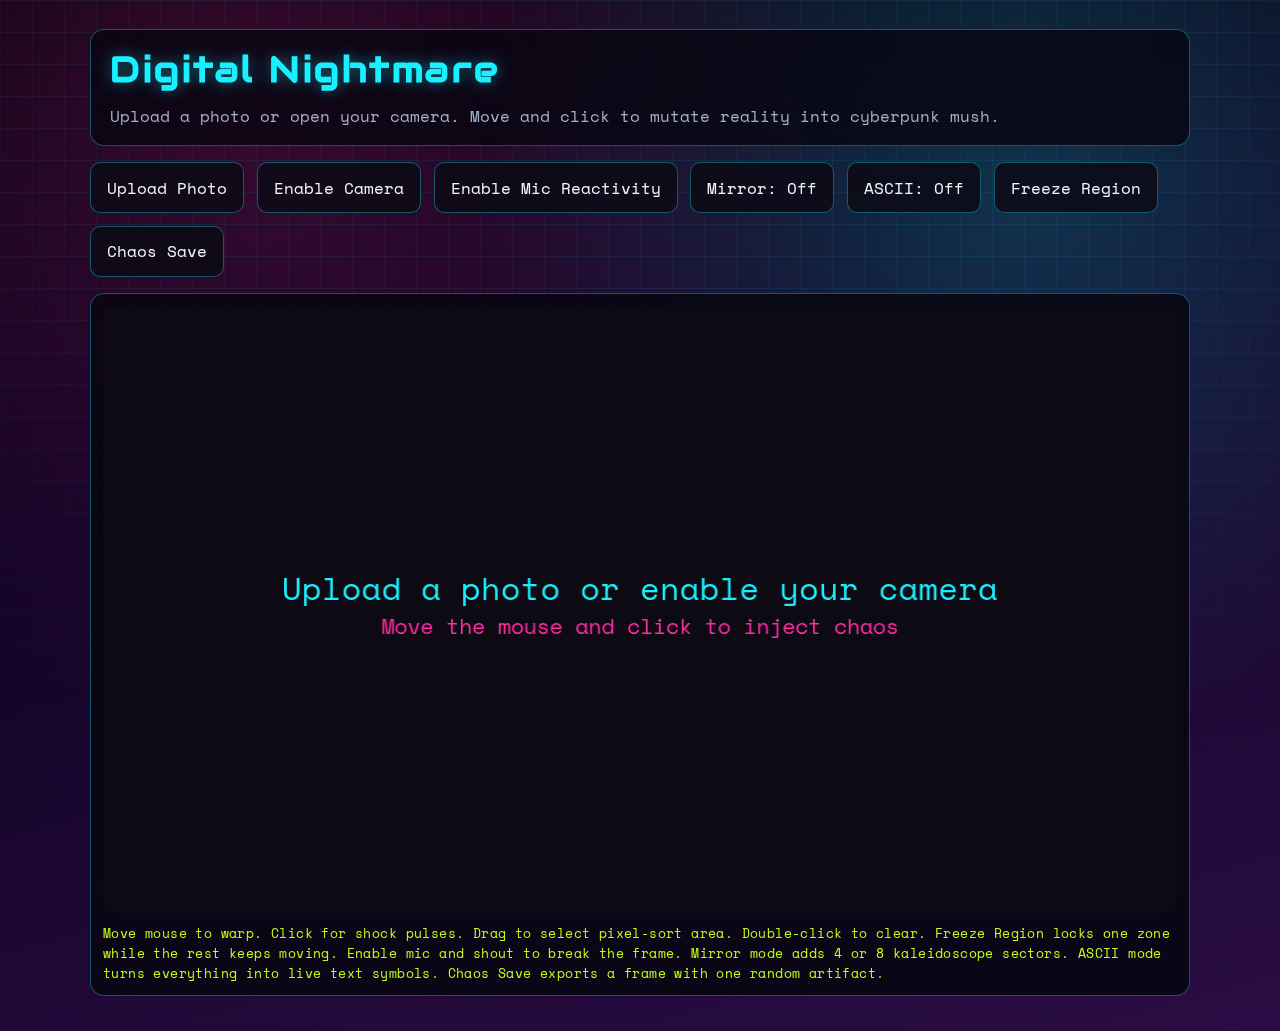
<file: Digital Nightmare/index.html>
<!doctype html>
<html lang="en">
<head>
  <meta charset="UTF-8">
  <meta name="viewport" content="width=device-width, initial-scale=1.0">
  <title>Digital Nightmare</title>
  <link rel="preconnect" href="https://fonts.googleapis.com">
  <link rel="preconnect" href="https://fonts.gstatic.com" crossorigin>
  <link href="https://fonts.googleapis.com/css2?family=Audiowide&family=Space+Mono:wght@400;700&display=swap" rel="stylesheet">
  <link rel="stylesheet" href="style.css">
</head>
<body>
  <div class="background-grid" aria-hidden="true"></div>

  <main class="app-shell">
    <header class="hero">
      <h1>Digital Nightmare</h1>
      <p>Upload a photo or open your camera. Move and click to mutate reality into cyberpunk mush.</p>
    </header>

    <section class="controls" aria-label="Input controls">
      <label class="control file-control">
        <span>Upload Photo</span>
        <input id="photoInput" type="file" accept="image/*">
      </label>
      <button id="cameraToggle" type="button" class="control camera-control">Enable Camera</button>
      <button id="micToggle" type="button" class="control mic-control">Enable Mic Reactivity</button>
      <button id="mirrorToggle" type="button" class="control mirror-control">Mirror: Off</button>
      <button id="asciiToggle" type="button" class="control ascii-control">ASCII: Off</button>
      <button id="snapshot" type="button" class="control shot-control">Freeze Region</button>
      <button id="saveChaos" type="button" class="control save-control">Chaos Save</button>
    </section>

    <section class="stage-wrap">
      <canvas id="stage" aria-label="Cyberpunk transformed output"></canvas>
      <div class="hint">Move mouse to warp. Click for shock pulses. Drag to select pixel-sort area. Double-click to clear. Freeze Region locks one zone while the rest keeps moving. Enable mic and shout to break the frame. Mirror mode adds 4 or 8 kaleidoscope sectors. ASCII mode turns everything into live text symbols. Chaos Save exports a frame with one random artifact.</div>
    </section>
  </main>

  <script src="app.js"></script>
</body>
</html>
</file>
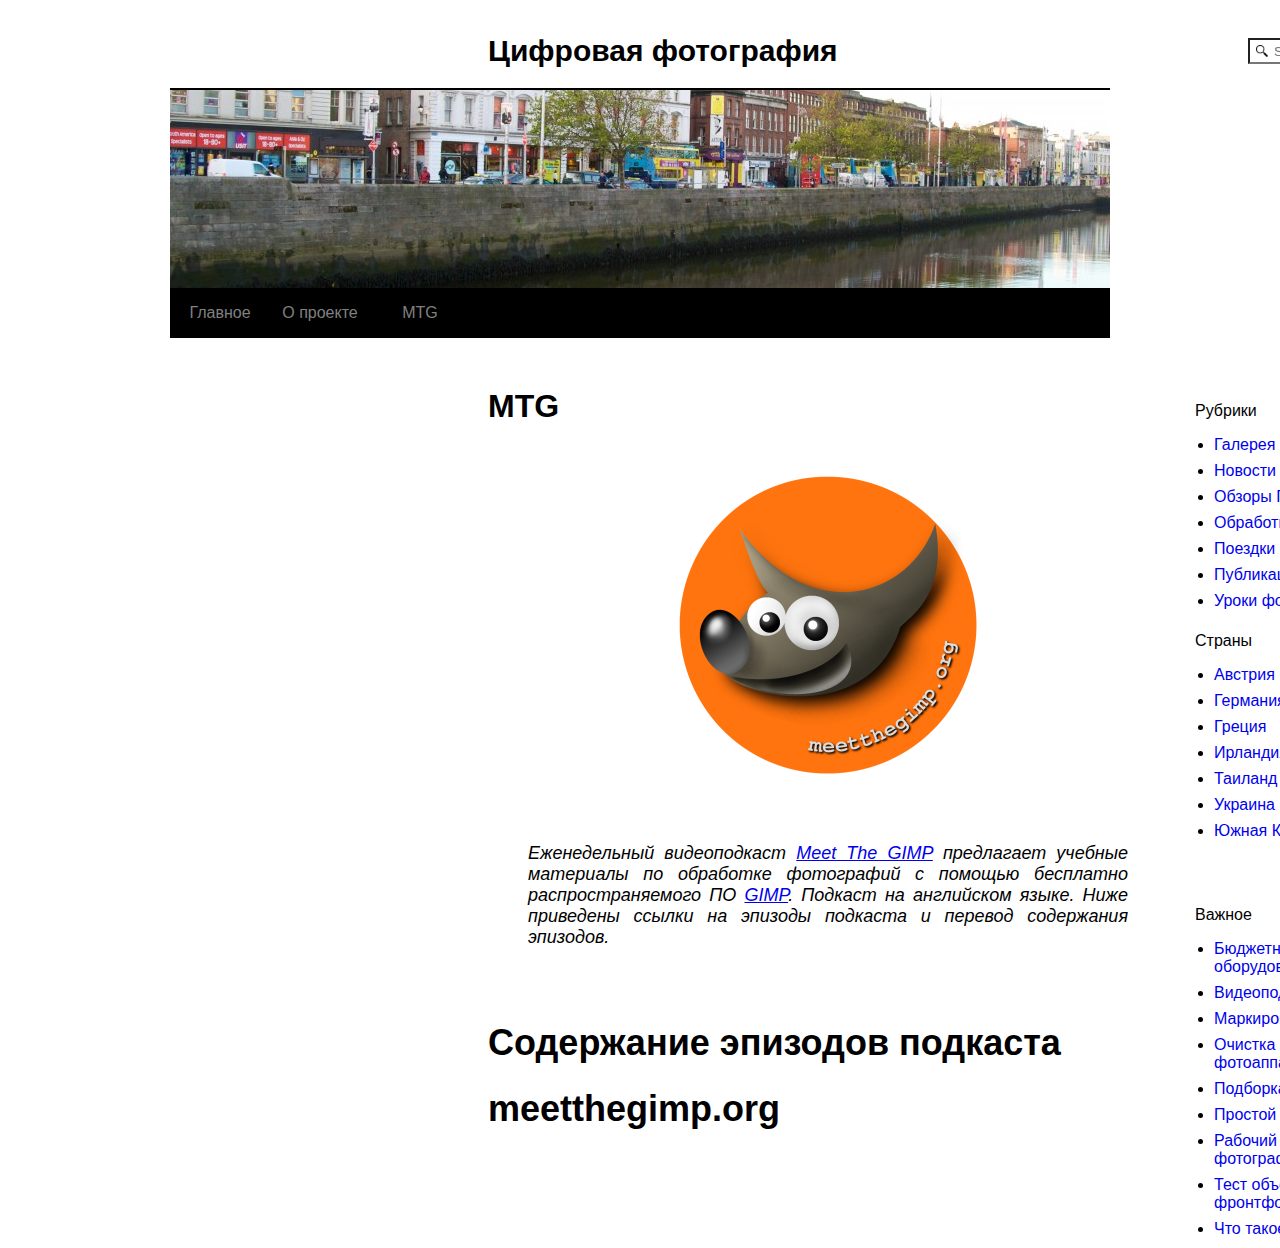
<file: Digital Photography/index.html>
<!DOCTYPE html>
<html lang="en">
<head>
    <meta charset="UTF-8">
    <meta name="viewport" content="width=device-width, initial-scale=1.0">
    <link rel="stylesheet" href="1.css">
    <title>Gimp</title>
</head>
<body>
    <input type="text" id="search" placeholder="Search">
    <h1 id="title">Цифровая фотография</h1>
    <div id="header"></div>
    <div id="buttons">
        <a href="#home"><div class="button">Главное</div></a>
        <a href="#project1"><div class="button">O проекте</div></a>
        <a href="#mtg"><div class="button">MTG</div></a>
    </div>
    <h1 id="mtg1">MTG</h1>
    <div id="gimplogo"></div>
    <p id="gimpdesc">Еженедельный видеоподкаст <span><a href="#meetgimp">Meet The GIMP</a></span> предлагает учебные материалы по обработке фотографий с помощью бесплатно распространяемого ПО <span><a href="#gimp">GIMP</a></span>. Подкаст на английском языке. Ниже приведены ссылки на эпизоды подкаста и перевод содержания эпизодов.</p>
    <h1 id="gimpdesc2">Содержание эпизодов подкаста</h1>
    <div id="project"></div>
    <h1 id="gimpdesc3">meetthegimp.org</h1>
    <div id="leftbuttons1">
        <p id="rubriki">Рубрики</p>
        <ul id="buttons1">
            <li><a href="#gallery">Галерея</a> (12)</li>
            <li><a href="#news">Новости сайта</a> (6)</li>
            <li><a href="#reviews">Обзоры ПО и фото-техники</a> (49)</li>
            <li><a href="#photoprocessing">Обработка фотографий</a> (23)</li>
            <li><a href="#rides">Поездки</a> (24)</li>
            <li><a href="#publications">Публикации в сети</a> (27)</li>
            <li><a href="#photographylessons">Уроки фотографий</a> (3)</li>
        </ul>
    </div>
        <div id="leftbuttons2">
        <p id="rubriki2">Страны</p>
        <ul id="buttons2">
            <li><a href="#austria">Австрия</a></li>
            <li><a href="#germany">Германия</a></li>
            <li><a href="#greece">Греция</a></li>
            <li><a href="#ireland">Ирландия</a></li>
            <li><a href="#thailand">Таиланд</a></li>
            <li><a href="#ukraine">Украина</a></li>
            <li><a href="#southkorea">Южная Корея</a></li>
        </ul>
    </div>
            <div id="leftbuttons3">
        <p id="rubriki3">Важное</p>
        <ul id="buttons3">
            <li><a href="#budgetlightingequipment">Бюджетное осветительное оборудование для домашней студии</a></li>
            <li><a href="#gimpvideopodcast">Видеоподкаст о GIMP</a></li>
            <li><a href="#objectmarking">Маркировка объективов</a></li>
            <li><a href="#matrixcleaning">Очистка матрицы цифрового фотоаппарата</a></li>
            <li><a href="#hipstamatic">Подборка статей о Hipstamatic</a></li>
            <li><a href="#monitortest">Простой тест монитора</a></li>
            <li><a href="#processingprocess">Рабочий процесс обработки фотографии</a></li>
            <li><a href="#objectivetest">Тест объектива на наличие бэк- и фронтфокуса</a></li>
            <li><a href="#exposition">Что такое экспозиция?</a></li>
        </ul>
    </div>
</body>
</html>
</file>
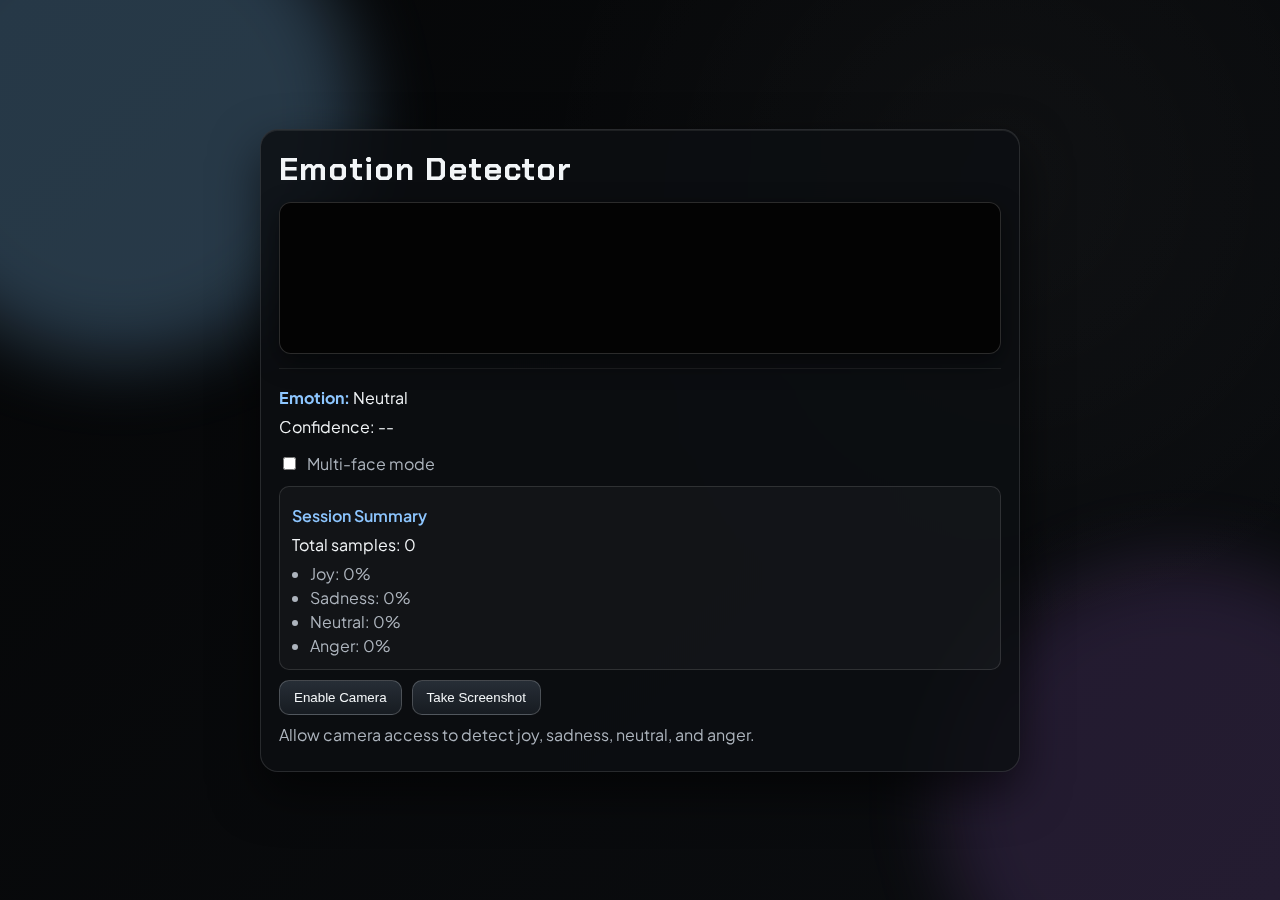
<file: Emotsioonide tuvastamine/index.html>
<!doctype html>
<html lang="en">
  <head>
    <meta charset="UTF-8" />
    <meta name="viewport" content="width=device-width, initial-scale=1.0" />
    <title>Emotion Camera</title>
    <link rel="stylesheet" href="./src/style.css" />
  </head>
  <body class="emotion-neutral">
    <main class="app">
      <h1>Emotion Detector</h1>
      <div class="video-wrap">
        <video id="camera" autoplay muted playsinline></video>
        <div id="emojiOverlay" class="emoji-overlay" aria-hidden="true"></div>
      </div>

      <div class="panel">
        <p><strong>Emotion:</strong> <span id="emotion">Neutral</span></p>
        <p id="confidence">Confidence: --</p>
        <label class="mode-toggle" for="multiFaceToggle">
          <input id="multiFaceToggle" type="checkbox" />
          Multi-face mode
        </label>
        <ul id="facesList" class="faces-list" aria-live="polite"></ul>
        <section class="summary" aria-live="polite">
          <p class="summary-title">Session Summary</p>
          <p>Total samples: <span id="summaryTotal">0</span></p>
          <ul class="summary-list">
            <li>Joy: <span id="summaryJoy">0</span>%</li>
            <li>Sadness: <span id="summarySadness">0</span>%</li>
            <li>Neutral: <span id="summaryNeutral">0</span>%</li>
            <li>Anger: <span id="summaryAnger">0</span>%</li>
          </ul>
        </section>
        <div class="button-row">
          <button id="startButton">Enable Camera</button>
          <button id="screenshotButton" type="button">Take Screenshot</button>
        </div>
        <p id="hint">Allow camera access to detect joy, sadness, neutral, and anger.</p>
      </div>
    </main>

    <script type="module" src="./src/main.js"></script>
  </body>
</html>
</file>
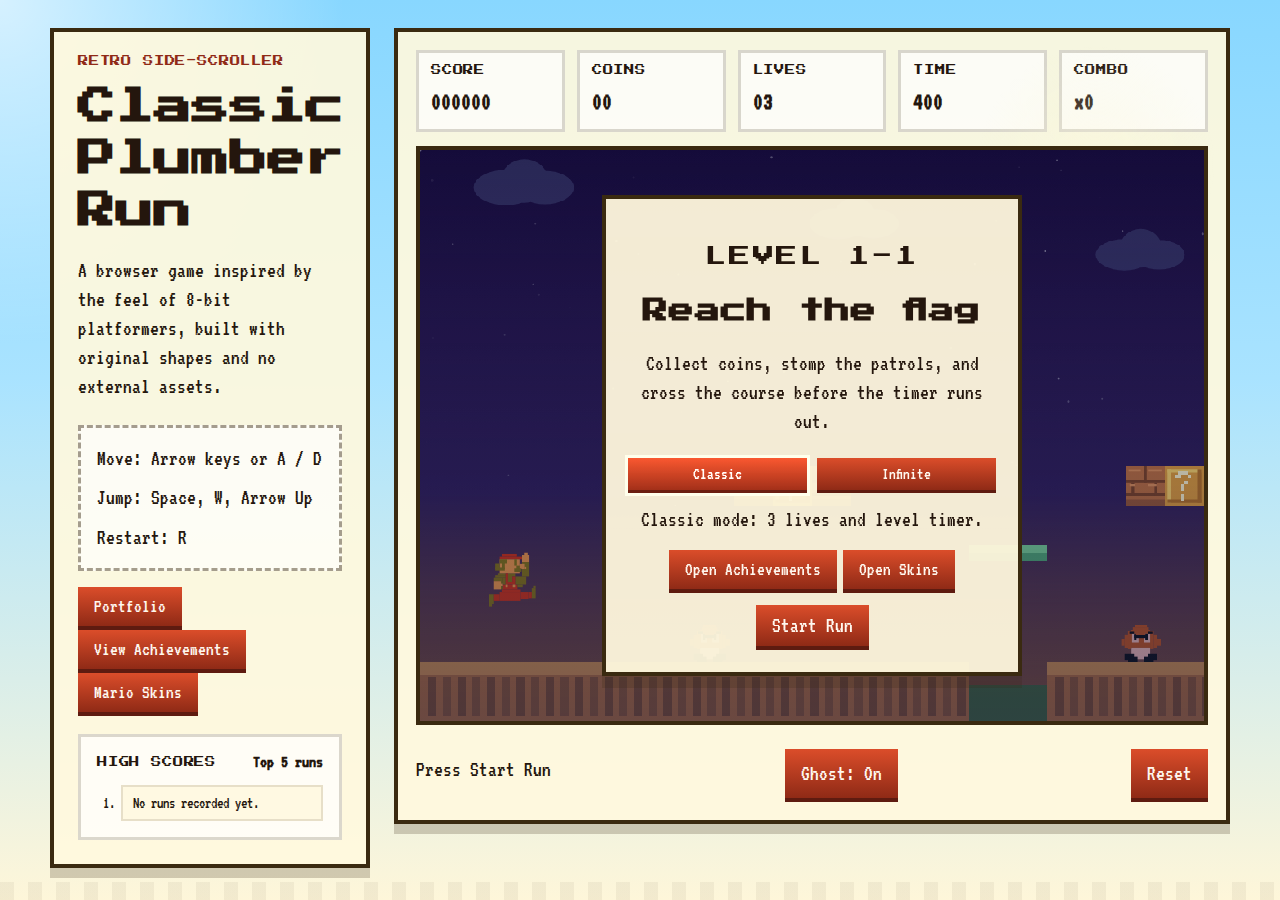
<file: Mario/index.html>
<!DOCTYPE html>
<html lang="en">
<head>
  <meta charset="UTF-8">
  <meta name="viewport" content="width=device-width, initial-scale=1.0">
  <title>Classic Plumber Run</title>
  <link rel="preconnect" href="https://fonts.googleapis.com">
  <link rel="preconnect" href="https://fonts.gstatic.com" crossorigin>
  <link href="https://fonts.googleapis.com/css2?family=Press+Start+2P&family=VT323&display=swap" rel="stylesheet">
  <link rel="stylesheet" href="styles.css">
</head>
<body>
  <main class="shell">
    <section class="hero">
      <p class="kicker">Retro side-scroller</p>
      <h1>Classic Plumber Run</h1>
      <p class="lede">
        A browser game inspired by the feel of 8-bit platformers, built with original shapes and no external assets.
      </p>
      <div class="controls-card">
        <span>Move: Arrow keys or A / D</span>
        <span>Jump: Space, W, Arrow Up</span>
        <span>Restart: R</span>
      </div>
      <div class="panel-links">
        <a class="panel-link" href="https://silveristhegoat.github.io/Portfolio/index.html" target="_blank" rel="noopener noreferrer">Portfolio</a>
        <a class="panel-link" href="achievements.html">View Achievements</a>
        <a class="panel-link" href="skins.html">Mario Skins</a>
      </div>
      <section class="leaderboard-panel" aria-label="High scores">
        <div class="leaderboard-heading">
          <span class="label">High Scores</span>
          <strong id="leaderboardSummary">Top 5 runs</strong>
        </div>
        <ol id="leaderboardList" class="leaderboard-list"></ol>
      </section>
    </section>

    <section class="game-panel">
      <div class="hud" aria-label="Game HUD">
        <div><span class="label">Score</span><strong id="score">000000</strong></div>
        <div><span class="label">Coins</span><strong id="coins">00</strong></div>
        <div><span class="label">Lives</span><strong id="lives">03</strong></div>
        <div><span class="label">Time</span><strong id="time">400</strong></div>
        <div><span class="label">Combo</span><strong id="combo">x0</strong></div>
      </div>
      <div class="canvas-wrap">
        <canvas id="game" width="960" height="700" aria-label="Classic platformer game"></canvas>
        <div class="overlay" id="overlay">
          <div class="overlay-card">
            <p class="overlay-kicker">Level 1-1</p>
            <h2>Reach the flag</h2>
            <p>Collect coins, stomp the patrols, and cross the course before the timer runs out.</p>
            <p id="statsText" class="stats-text hidden"></p>
            <div class="mode-picker" aria-label="Game mode picker">
              <button id="classicModeButton" class="mode-button active" type="button">Classic</button>
              <button id="infiniteModeButton" class="mode-button" type="button">Infinite</button>
            </div>
            <p class="mode-hint" id="modeHint">Classic mode: 3 lives and level timer.</p>
            <a class="panel-link overlay-link" href="achievements.html">Open Achievements</a>
            <a class="panel-link overlay-link" href="skins.html">Open Skins</a>
            <button id="startButton" type="button">Start Run</button>
          </div>
        </div>
      </div>
      <div class="status-row">
        <span id="statusText">Press Start Run</span>
        <button id="ghostToggleButton" type="button">Ghost: On</button>
        <button id="restartButton" type="button">Reset</button>
      </div>
    </section>
  </main>

  <script src="game.js"></script>
</body>
</html>
</file>
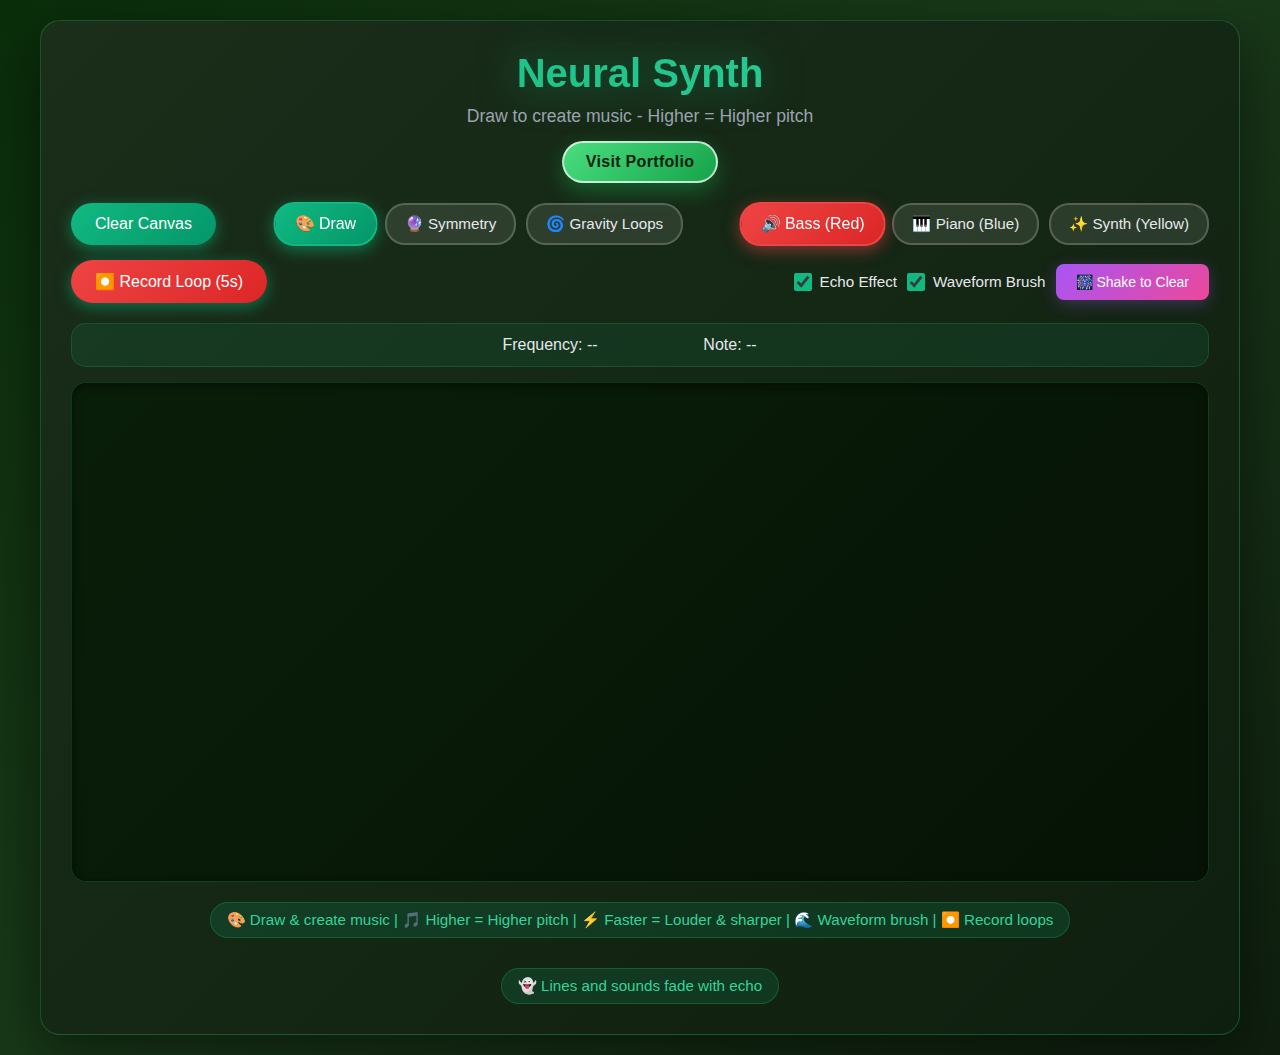
<file: Neural Synth/index.html>
<!DOCTYPE html>
<html lang="en">
<head>
    <meta charset="UTF-8">
    <meta name="viewport" content="width=device-width, initial-scale=1.0">
    <title>Neural Synth - Draw Music</title>
    <link rel="stylesheet" href="style.css">
</head>
<body>
    <div class="container">
        <header>
            <h1>Neural Synth</h1>
            <p class="subtitle">Draw to create music - Higher = Higher pitch</p>
            <p class="portfolio-link-wrap">
                <a class="portfolio-link" href="https://silveristhegoat.github.io/Portfolio/index.html" target="_blank" rel="noopener noreferrer">Visit Portfolio</a>
            </p>
        </header>
        
        <div class="controls">
            <button id="clearBtn">Clear Canvas</button>
            
            <div class="mode-selector">
                <button class="mode-btn active" data-mode="draw">
                    🎨 Draw
                </button>
                <button class="mode-btn" data-mode="symmetry">
                    🔮 Symmetry
                </button>
                <button class="mode-btn" data-mode="gravity">
                    🌀 Gravity Loops
                </button>
            </div>
            
            <div class="instrument-selector">
                <button class="instrument-btn active" data-instrument="red" data-color="#ef4444">
                    🔊 Bass (Red)
                </button>
                <button class="instrument-btn" data-instrument="blue" data-color="#3b82f6">
                    🎹 Piano (Blue)
                </button>
                <button class="instrument-btn" data-instrument="yellow" data-color="#fbbf24">
                    ✨ Synth (Yellow)
                </button>
            </div>
            
            <div class="loop-controls">
                <button id="recordBtn" class="record-btn">
                    ⏺️ Record Loop (5s)
                </button>
                <button id="playLoopBtn" class="play-loop-btn" style="display: none;">
                    ▶️ Play
                </button>
                <button id="stopLoopBtn" class="stop-loop-btn" style="display: none;">
                    ⏸️ Pause
                </button>
                <button id="clearLoopBtn" class="clear-loop-btn" style="display: none;">
                    🗑️ Clear Loop
                </button>
                <span id="loopStatus" class="loop-status"></span>
            </div>
            
            <div class="echo-controls">
                <label>
                    <input type="checkbox" id="echoToggle" checked>
                    Echo Effect
                </label>
                <label>
                    <input type="checkbox" id="waveformToggle" checked>
                    Waveform Brush
                </label>
                <button id="shakeToClearBtn" class="shake-to-clear-btn">
                    🎆 Shake to Clear
                </button>
            </div>
        </div>
        
        <div class="info">
            <span id="frequencyDisplay">Frequency: --</span>
            <span id="noteDisplay">Note: --</span>
        </div>
        
        <canvas id="canvas"></canvas>
        
        <div class="instructions">
            <p id="drawModeInstructions">🎨 Draw & create music | 🎵 Higher = Higher pitch | ⚡ Faster = Louder & sharper | 🌊 Waveform brush | ⏺️ Record loops</p>
            <p id="symmetryModeInstructions" style="display: none;">🔮 4-way reflections | 🎵 Harmonic chords | 🌊 Waveforms oscillate | ⏺️ Record loops</p>
            <p id="gravityModeInstructions" style="display: none;">🌀 Click to place magnetic dots | 🎵 Particles create rhythmic patterns</p>
            <p>👻 Lines and sounds fade with echo</p>
        </div>
    </div>
    
    <script src="script.js"></script>
</body>
</html>
</file>
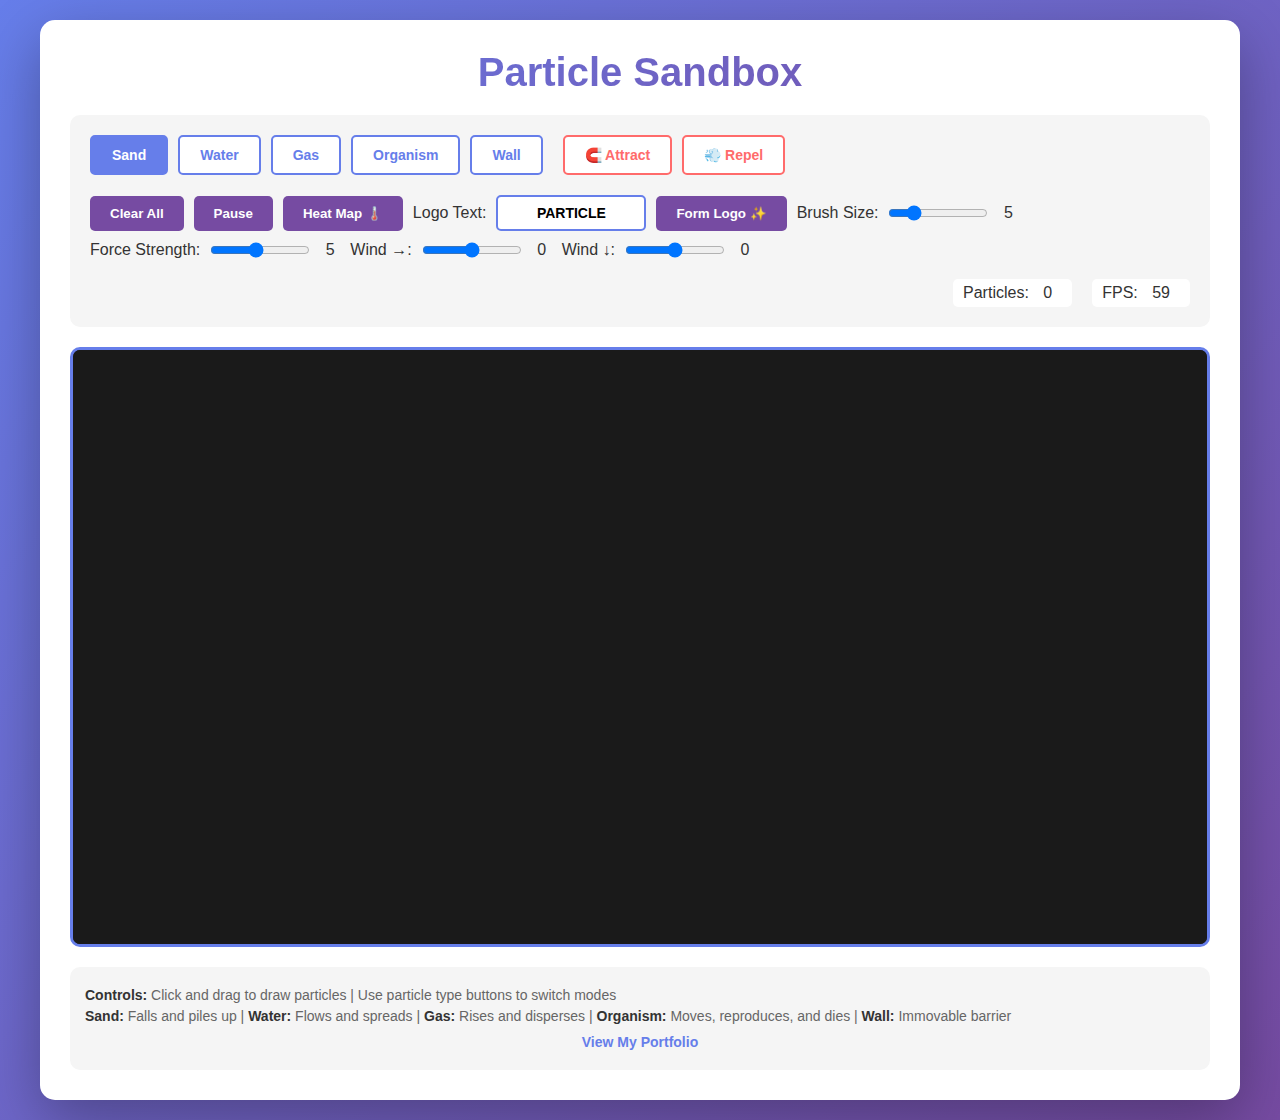
<file: Particle Sandbox/index.html>
<!DOCTYPE html>
<html lang="en">
<head>
    <meta charset="UTF-8">
    <meta name="viewport" content="width=device-width, initial-scale=1.0">
    <title>Particle Sandbox</title>
    <link rel="stylesheet" href="style.css">
</head>
<body>
    <div class="container">
        <h1>Particle Sandbox</h1>
        <div class="controls">
            <div class="particle-types">
                <button class="particle-btn active" data-type="sand">Sand</button>
                <button class="particle-btn" data-type="water">Water</button>
                <button class="particle-btn" data-type="gas">Gas</button>
                <button class="particle-btn" data-type="organism">Organism</button>
                <button class="particle-btn" data-type="wall">Wall</button>
            </div>
            <div class="force-types">
                <button class="force-btn" data-force="attract">🧲 Attract</button>
                <button class="force-btn" data-force="repel">💨 Repel</button>
            </div>
            <div class="actions">
                <button id="clearBtn">Clear All</button>
                <button id="pauseBtn">Pause</button>
                <button id="heatMapBtn">Heat Map 🌡️</button>
                <label>
                    Logo Text: <input type="text" id="logoText" maxlength="15" value="PARTICLE" placeholder="Enter text">
                </label>
                <button id="formTextBtn">Form Logo ✨</button>
                <label>
                    Brush Size: <input type="range" id="brushSize" min="1" max="20" value="5">
                    <span id="brushSizeValue">5</span>
                </label>
                <label>
                    Force Strength: <input type="range" id="forceStrength" min="1" max="10" value="5">
                    <span id="forceStrengthValue">5</span>
                </label>
                <label>
                    Wind →: <input type="range" id="windX" min="-10" max="10" value="0">
                    <span id="windXValue">0</span>
                </label>
                <label>
                    Wind ↓: <input type="range" id="windY" min="-10" max="10" value="0">
                    <span id="windYValue">0</span>
                </label>
            </div>
            <div class="stats">
                <span>Particles: <span id="particleCount">0</span></span>
                <span>FPS: <span id="fps">0</span></span>
            </div>
        </div>
        <canvas id="canvas"></canvas>
        <div class="info">
            <p><strong>Controls:</strong> Click and drag to draw particles | Use particle type buttons to switch modes</p>
            <p><strong>Sand:</strong> Falls and piles up | <strong>Water:</strong> Flows and spreads | <strong>Gas:</strong> Rises and disperses | <strong>Organism:</strong> Moves, reproduces, and dies | <strong>Wall:</strong> Immovable barrier</p>
            <p style="margin-top: 10px; text-align: center;"><a href="https://silveristhegoat.github.io/Portfolio/" target="_blank" class="portfolio-link">View My Portfolio</a></p>
        </div>
    </div>
    <script src="particles.js"></script>
</body>
</html>
</file>
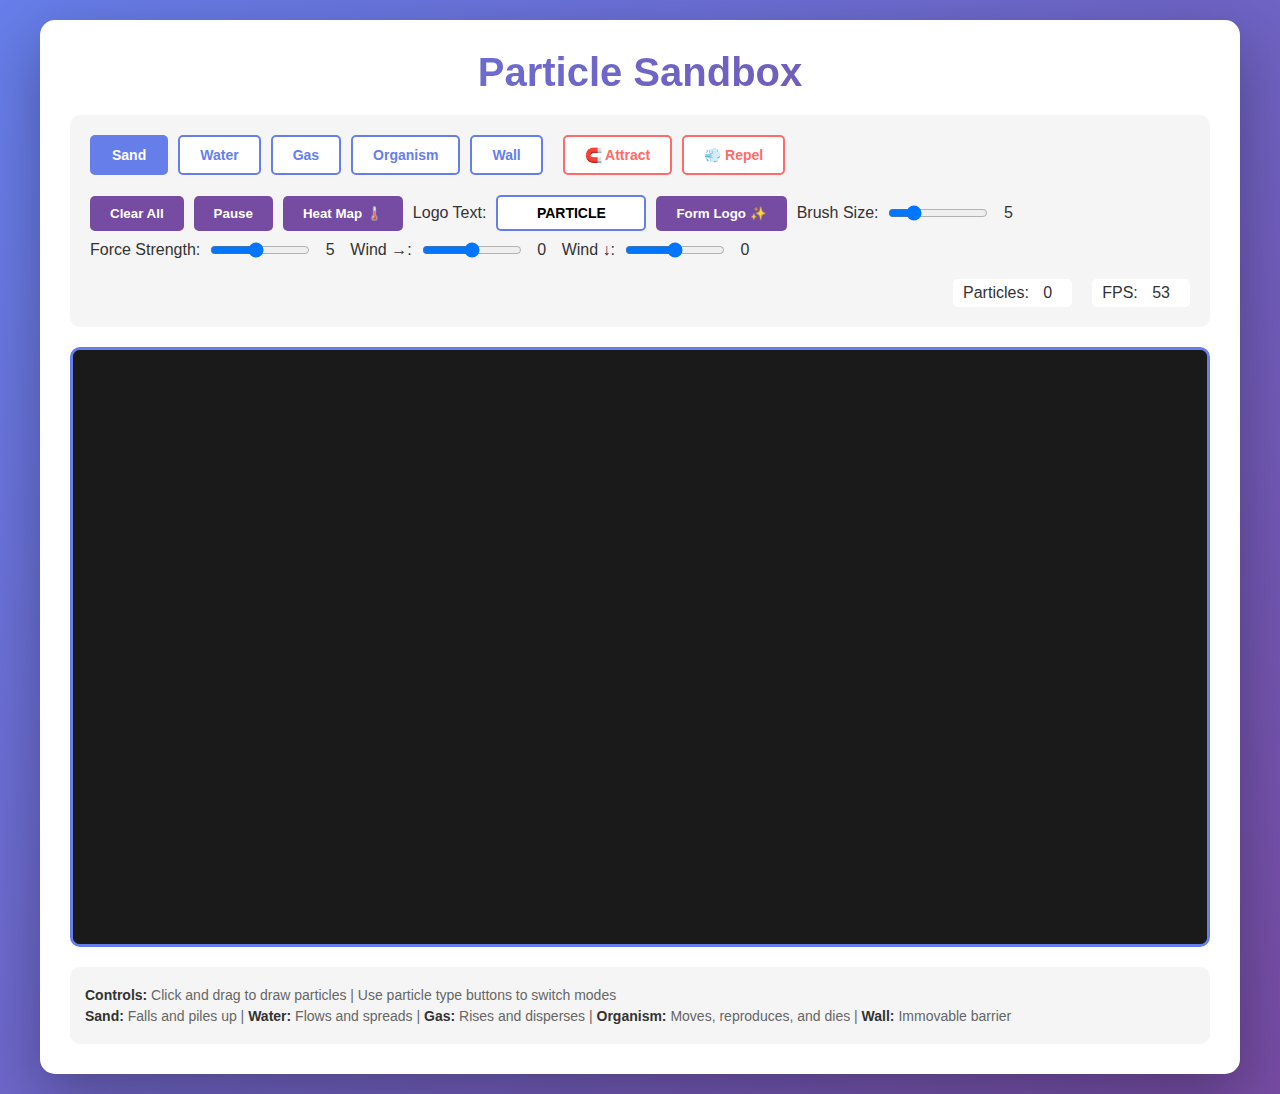
<file: Practice Sandbox/index.html>
<!DOCTYPE html>
<html lang="en">
<head>
    <meta charset="UTF-8">
    <meta name="viewport" content="width=device-width, initial-scale=1.0">
    <title>Particle Sandbox</title>
    <link rel="stylesheet" href="style.css">
</head>
<body>
    <div class="container">
        <h1>Particle Sandbox</h1>
        <div class="controls">
            <div class="particle-types">
                <button class="particle-btn active" data-type="sand">Sand</button>
                <button class="particle-btn" data-type="water">Water</button>
                <button class="particle-btn" data-type="gas">Gas</button>
                <button class="particle-btn" data-type="organism">Organism</button>
                <button class="particle-btn" data-type="wall">Wall</button>
            </div>
            <div class="force-types">
                <button class="force-btn" data-force="attract">🧲 Attract</button>
                <button class="force-btn" data-force="repel">💨 Repel</button>
            </div>
            <div class="actions">
                <button id="clearBtn">Clear All</button>
                <button id="pauseBtn">Pause</button>
                <button id="heatMapBtn">Heat Map 🌡️</button>
                <label>
                    Logo Text: <input type="text" id="logoText" maxlength="15" value="PARTICLE" placeholder="Enter text">
                </label>
                <button id="formTextBtn">Form Logo ✨</button>
                <label>
                    Brush Size: <input type="range" id="brushSize" min="1" max="20" value="5">
                    <span id="brushSizeValue">5</span>
                </label>
                <label>
                    Force Strength: <input type="range" id="forceStrength" min="1" max="10" value="5">
                    <span id="forceStrengthValue">5</span>
                </label>
                <label>
                    Wind →: <input type="range" id="windX" min="-10" max="10" value="0">
                    <span id="windXValue">0</span>
                </label>
                <label>
                    Wind ↓: <input type="range" id="windY" min="-10" max="10" value="0">
                    <span id="windYValue">0</span>
                </label>
            </div>
            <div class="stats">
                <span>Particles: <span id="particleCount">0</span></span>
                <span>FPS: <span id="fps">0</span></span>
            </div>
        </div>
        <canvas id="canvas"></canvas>
        <div class="info">
            <p><strong>Controls:</strong> Click and drag to draw particles | Use particle type buttons to switch modes</p>
            <p><strong>Sand:</strong> Falls and piles up | <strong>Water:</strong> Flows and spreads | <strong>Gas:</strong> Rises and disperses | <strong>Organism:</strong> Moves, reproduces, and dies | <strong>Wall:</strong> Immovable barrier</p>
        </div>
    </div>
    <script src="particles.js"></script>
</body>
</html>
</file>
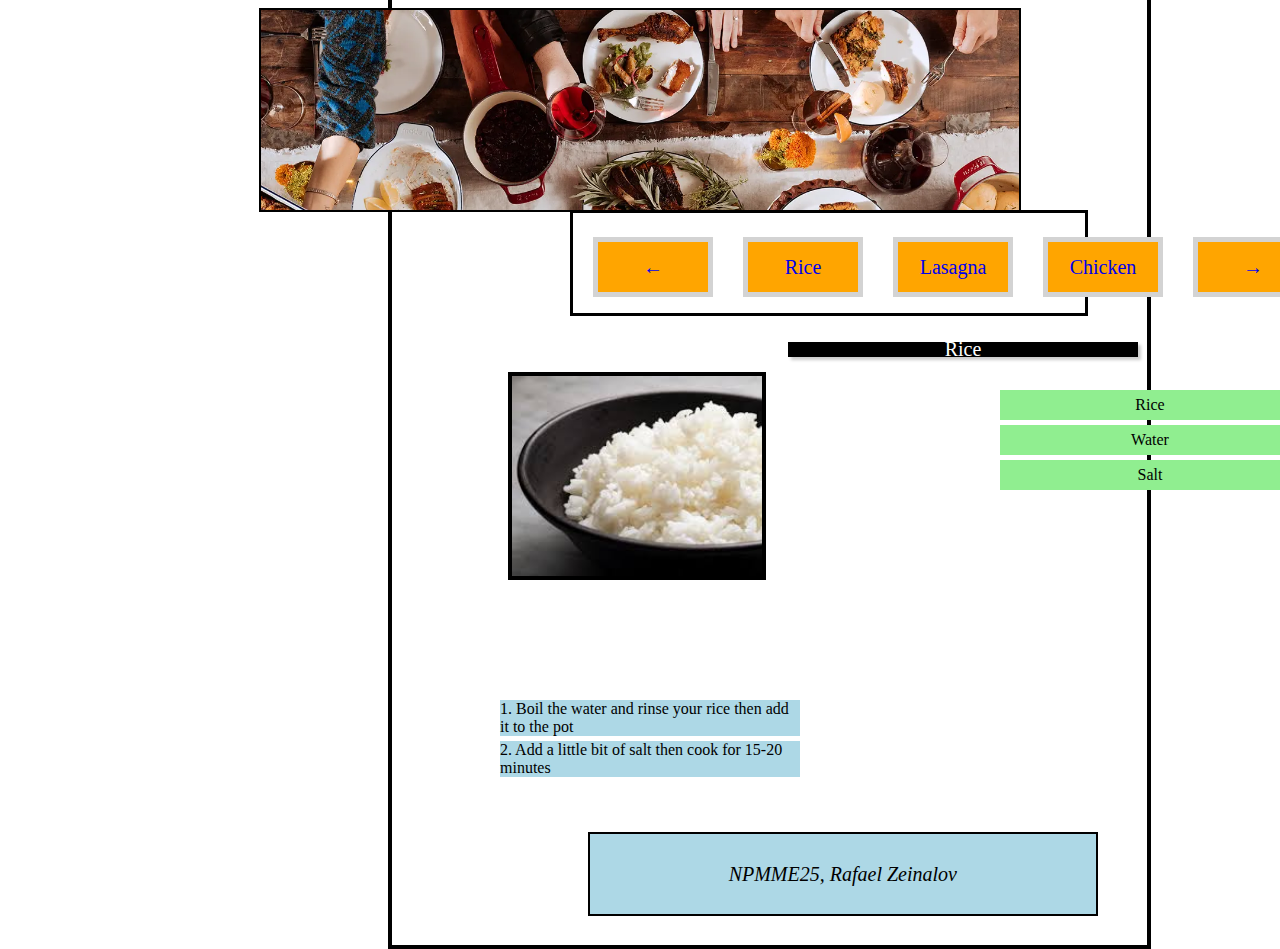
<file: Recipes/index.html>
<!DOCTYPE html>
<html lang="en">
<head>
    <link rel="stylesheet" href="1.css">
    <meta charset="UTF-8">
    <meta name="viewport" content="width=device-width, initial-scale=1.0">
    <title>Recipes</title>
</head>
<body>
    <div id="top"></div>
    <a href="2.html"><div class="button">←</div></a>
    <a href="index.html"><div class="button">Rice</div></a>
    <a href="1.html"><div class="button">Lasagna</div></a>
    <a href="2.html"><div class="button">Chicken</div></a>
    <a href="1.html"><div class="button">→</div></a>
    <div id="buttonbox"></div>
    <div id="blackline">Rice</div>
    <div id="colorbox"></div>
    <ul class="tripleline">
    <li>Rice</li>
    <li>Water</li>
    <li>Salt</li>
    </ul>
    <ol class="doubleline">
        <li>1. Boil the water and rinse your rice then add it to the pot</li>
        <li>2. Add a little bit of salt then cook for 15-20 minutes</li>
    </ol>
    <div id="footer">NPMME25, Rafael Zeinalov</div>
    <div id="content"></div>
   
</body>
</html>
</file>
<file: Digital Nightmare/style.css>
:root {
  --bg-deep: #06020d;
  --bg-mid: #120326;
  --bg-hot: #2a0d44;
  --neon-cyan: #19f0ff;
  --neon-pink: #ff2da6;
  --neon-lime: #c1ff17;
  --text-main: #f3f8ff;
  --text-muted: #a3b2c7;
  --panel: rgba(8, 5, 16, 0.8);
  --border: rgba(25, 240, 255, 0.35);
}

* {
  box-sizing: border-box;
}

html,
body {
  margin: 0;
  min-height: 100%;
}

body {
  font-family: "Space Mono", monospace;
  color: var(--text-main);
  background:
    radial-gradient(circle at 20% 10%, rgba(255, 45, 166, 0.18), transparent 45%),
    radial-gradient(circle at 80% 18%, rgba(25, 240, 255, 0.2), transparent 42%),
    linear-gradient(165deg, var(--bg-deep), var(--bg-mid) 42%, var(--bg-hot));
  overflow-x: hidden;
}

.background-grid {
  position: fixed;
  inset: 0;
  pointer-events: none;
  background-image:
    linear-gradient(rgba(25, 240, 255, 0.07) 1px, transparent 1px),
    linear-gradient(90deg, rgba(25, 240, 255, 0.05) 1px, transparent 1px);
  background-size: 32px 32px;
  mask-image: radial-gradient(circle at 50% 0%, black 45%, transparent 95%);
  animation: gridShift 9s linear infinite;
}

.app-shell {
  width: min(1100px, 94vw);
  margin: 1.8rem auto 2.2rem;
  position: relative;
  z-index: 1;
}

.hero {
  padding: 1.1rem 1.2rem;
  border: 1px solid var(--border);
  border-radius: 14px;
  background: var(--panel);
  backdrop-filter: blur(6px);
}

.hero h1 {
  margin: 0;
  font-family: "Audiowide", cursive;
  letter-spacing: 0.07em;
  font-size: clamp(1.5rem, 2.8vw, 2.4rem);
  color: var(--neon-cyan);
  text-shadow: 0 0 16px rgba(25, 240, 255, 0.45);
}

.hero p {
  margin: 0.7rem 0 0;
  color: var(--text-muted);
  line-height: 1.5;
}

.controls {
  display: flex;
  flex-wrap: wrap;
  gap: 0.8rem;
  margin-top: 1rem;
}

.control {
  border: 1px solid var(--border);
  background: rgba(13, 10, 22, 0.88);
  color: var(--text-main);
  border-radius: 10px;
  padding: 0.78rem 1rem;
  cursor: pointer;
  font: inherit;
  transition: transform 180ms ease, border-color 180ms ease, box-shadow 180ms ease;
}

.control:hover,
.control:focus-visible {
  transform: translateY(-2px);
  border-color: rgba(255, 45, 166, 0.8);
  box-shadow: 0 0 0 2px rgba(255, 45, 166, 0.22);
  outline: none;
}

.file-control {
  position: relative;
  overflow: hidden;
  display: inline-flex;
  align-items: center;
  gap: 0.55rem;
}

.file-control input {
  position: absolute;
  inset: 0;
  opacity: 0;
  cursor: pointer;
}

.stage-wrap {
  margin-top: 1rem;
  border: 1px solid var(--border);
  border-radius: 14px;
  background: rgba(7, 6, 16, 0.86);
  padding: 0.75rem;
}

#stage {
  width: 100%;
  max-height: 70vh;
  display: block;
  border-radius: 10px;
  background: #0a0910;
}

.hint {
  margin-top: 0.65rem;
  font-size: 0.84rem;
  color: var(--neon-lime);
  letter-spacing: 0.03em;
}

@keyframes gridShift {
  from {
    transform: translateY(0);
  }
  to {
    transform: translateY(32px);
  }
}

@media (max-width: 720px) {
  .app-shell {
    width: 95vw;
    margin-top: 1rem;
  }

  .controls {
    gap: 0.55rem;
  }

  .control {
    width: 100%;
    text-align: left;
  }
}
</file>
<file: Digital Photography/1.css>
*{
    font-family:sans-serif;
}

#title{
    font-size: 30px;
    margin-top:0;
    margin-left:480px;
}
#header{
    width:940px;
    height:198px;
    margin:auto;
    border-top:2px solid black;
    background-color:black;
    background-image:url(logo.jpg);
    background-size:cover;
}
#buttons{
    width:940px;
    height:50px;
    margin:auto;
    background-color:black;
}
.button{
    width:100px;
    height:30px;
    margin-top:10px;
    background-color:black;
    color:gray;
    display:flex;
    align-items:center;
    justify-content:center;
    float:left;
}
.button:focus{
    color:white;
}
.button:hover{
    color:white;
}
#mtg1{
    margin-left:480px;
    margin-top:50px;
}
#gimplogo{
    width:300px;
    height:300px;
    margin-top:50px;
    margin-left:670px;
    background-image:url(meetthegimp-logo-300x300.png);
    background-size:cover;
}
#gimpdesc{
    position:relative;
    top:50px;
    left:520px;
    font-size:18px;
    font-style:italic;
    width:600px;
    text-align:justify;
    overflow-wrap:break-word;
    white-space:normal;
}
#gimpdesc2{
    position:relative;
    top:100px;
    left:480px;
    font-size:36px;
    text-align:justify;
    overflow-wrap:break-word;
    white-space:normal;
}
#gimpdesc3{
    position:relative;
    top:100px;
    left:480px;
    font-size:36px;
    width:400px;
    text-align:justify;
    overflow-wrap:break-word;
    white-space:normal;
}
#search{
    position:relative;
    left:1240px;
    top:30px;
    width:150px;
    height:20px;
    background-image:url(glass.png);
    background-repeat:no-repeat;
    background-position:6px center;
    background-size:12px;
    padding-left:24px;
}
#rubriki{
    position:relative;
    left:15px;
    font-size:16px;
}
#leftbuttons1{
    position:absolute;
    left:1060px;
    bottom:280px;
    margin-top:40px;
    margin-left:120px;
    width:320px;
}
#buttons1{
    margin:10px;
    padding-left:24px;
    list-style-type:disc;
}

#buttons1 li{
    margin-top:8px;
}

#buttons1 a{
    text-decoration:none;
}
#rubriki2{
    position:relative;
    left:15px;
    top:0px;
    font-size:16px;
}
#leftbuttons2{
    position:absolute;
    left:1060px;
    bottom:50px;
    margin-top:40px;
    margin-left:120px;
    width:320px;
}
#buttons2{
    margin:10px;
    padding-left:24px;
    list-style-type:disc;
}

#buttons2 li{
    margin-top:8px;
}

#buttons2 a{
    text-decoration:none;
}
#rubriki3{
    position:relative;
    left:15px;
    top:0px;
    font-size:16px;
}
#leftbuttons3{
    position:absolute;
    left:1060px;
    top:850px;
    margin-top:40px;
    margin-left:120px;
    width:320px;
}
#buttons3{
    margin:10px;
    padding-left:24px;
    list-style-type:disc;
}

#buttons3 li{
    margin-top:8px;
}

#buttons3 a{
    text-decoration:none;
}
body{
    overflow-x:hidden;
}
</file>
<file: Emotsioonide tuvastamine/src/style.css>
@import url('https://fonts.googleapis.com/css2?family=Chakra+Petch:wght@500;700&family=Plus+Jakarta+Sans:wght@400;600&display=swap');

:root {
  --bg-core: #050607;
  --bg-edge: #0b0d10;
  --text-main: #f2f5f7;
  --text-soft: #adb4bd;
  --panel: rgba(12, 14, 18, 0.84);
  --panel-border: rgba(255, 255, 255, 0.12);
  --aura-a: rgba(136, 199, 255, 0.26);
  --aura-b: rgba(192, 117, 255, 0.14);
  --accent: #8dc6ff;
}

* {
  box-sizing: border-box;
}

body {
  margin: 0;
  min-height: 100svh;
  font-family: 'Plus Jakarta Sans', sans-serif;
  color: var(--text-main);
  display: grid;
  place-items: center;
  padding: 18px;
  overflow: hidden;
  background:
    radial-gradient(circle at 78% 20%, rgba(255, 255, 255, 0.03), transparent 38%),
    linear-gradient(135deg, var(--bg-core), var(--bg-edge));
  background-repeat: no-repeat, no-repeat;
  background-position: center, center;
  background-size: auto, auto;
  transition: background 260ms ease;
  animation: pageFade 700ms ease-out both;
}

.animal-background {
  --animal-image: none;
  position: fixed;
  inset: 0;
  z-index: 0;
  pointer-events: none;
  background-image: var(--animal-image), var(--animal-image);
  background-repeat: no-repeat, no-repeat;
  background-position:
    left max(3vw, 16px) bottom max(2vh, 16px),
    right max(3vw, 16px) bottom max(2vh, 16px);
  background-size: clamp(190px, 30vw, 420px), clamp(190px, 30vw, 420px);
  opacity: 0.56;
  filter: drop-shadow(0 14px 24px rgba(0, 0, 0, 0.45));
  transition: background-image 200ms ease, opacity 200ms ease;
}

body::before,
body::after {
  content: '';
  position: fixed;
  width: min(48vw, 480px);
  height: min(48vw, 480px);
  border-radius: 50%;
  filter: blur(36px);
  pointer-events: none;
  z-index: 1;
  animation: drift 8s ease-in-out infinite alternate;
}

body::before {
  top: -120px;
  left: -120px;
  background: var(--aura-a);
}

body::after {
  right: -140px;
  bottom: -140px;
  background: var(--aura-b);
  animation-duration: 10s;
}

body.emotion-joy {
  --aura-a: rgba(255, 198, 82, 0.28);
  --aura-b: rgba(255, 123, 69, 0.2);
  --accent: #ffc56a;
}

body.emotion-sadness {
  --aura-a: rgba(92, 142, 255, 0.24);
  --aura-b: rgba(70, 103, 198, 0.2);
  --accent: #8bb4ff;
}

body.emotion-neutral {
  --aura-a: rgba(136, 199, 255, 0.26);
  --aura-b: rgba(192, 117, 255, 0.14);
  --accent: #8dc6ff;
}

body.emotion-anger {
  --aura-a: rgba(255, 99, 99, 0.29);
  --aura-b: rgba(188, 42, 42, 0.2);
  --accent: #ff7b7b;
}

.app {
  position: relative;
  z-index: 2;
  width: min(760px, 100%);
  background: var(--panel);
  border: 1px solid var(--panel-border);
  border-radius: 18px;
  padding: 18px;
  box-shadow:
    0 20px 48px rgba(0, 0, 0, 0.58),
    inset 0 1px 0 rgba(255, 255, 255, 0.08);
  backdrop-filter: blur(12px);
  animation: panelEnter 760ms cubic-bezier(0.2, 0.8, 0.2, 1) both;
}

h1 {
  margin: 0 0 12px;
  font-family: 'Chakra Petch', sans-serif;
  letter-spacing: 0.03em;
  font-size: clamp(1.35rem, 3.3vw, 2rem);
  animation: itemEnter 520ms ease-out 120ms both;
}

#camera {
  width: 100%;
  max-height: 430px;
  object-fit: cover;
  display: block;
  border-radius: 12px;
  border: 1px solid rgba(255, 255, 255, 0.16);
  background: #030303;
  box-shadow: 0 8px 26px rgba(0, 0, 0, 0.45);
}

.video-wrap {
  position: relative;
  animation: itemEnter 620ms ease-out 200ms both;
}

.emoji-overlay {
  position: absolute;
  inset: 0;
  pointer-events: none;
}

.emoji-marker {
  position: absolute;
  width: 34px;
  height: 34px;
  filter: drop-shadow(0 4px 10px rgba(0, 0, 0, 0.5));
}

.panel {
  margin-top: 14px;
  padding-top: 10px;
  border-top: 1px solid rgba(255, 255, 255, 0.08);
  animation: itemEnter 680ms ease-out 320ms both;
}

.panel p {
  margin: 0.5rem 0;
}

.panel strong {
  color: var(--accent);
}

.mode-toggle {
  display: inline-flex;
  align-items: center;
  gap: 8px;
  margin-top: 8px;
  color: var(--text-soft);
}

.mode-toggle input {
  accent-color: var(--accent);
}

.faces-list {
  margin: 10px 0 0;
  padding-left: 18px;
  color: var(--text-soft);
}

.faces-list li {
  margin: 4px 0;
}

.summary {
  margin-top: 12px;
  padding: 10px 12px;
  border: 1px solid rgba(255, 255, 255, 0.12);
  border-radius: 10px;
  background: rgba(255, 255, 255, 0.03);
}

.summary-title {
  margin: 0;
  font-weight: 600;
  color: var(--accent);
}

.summary-list {
  margin: 8px 0 0;
  padding-left: 18px;
  color: var(--text-soft);
}

.summary-list li {
  margin: 3px 0;
}

.button-row {
  display: flex;
  flex-wrap: wrap;
  gap: 10px;
  margin-top: 10px;
}

button {
  padding: 9px 14px;
  border: 1px solid rgba(255, 255, 255, 0.2);
  border-radius: 10px;
  background: linear-gradient(180deg, rgba(41, 48, 57, 0.95), rgba(24, 29, 35, 0.95));
  color: var(--text-main);
  cursor: pointer;
  transition: transform 120ms ease, box-shadow 120ms ease, border-color 120ms ease;
}

button:hover:not(:disabled) {
  transform: translateY(-1px);
  border-color: rgba(255, 255, 255, 0.35);
  box-shadow: 0 8px 18px rgba(0, 0, 0, 0.34);
}

button:disabled {
  cursor: not-allowed;
  opacity: 0.7;
}

#hint {
  margin-top: 9px;
  color: var(--text-soft);
}

@keyframes drift {
  from {
    transform: translate3d(0, 0, 0) scale(1);
  }
  to {
    transform: translate3d(14px, -16px, 0) scale(1.05);
  }
}

@keyframes pageFade {
  from {
    opacity: 0;
  }
  to {
    opacity: 1;
  }
}

@keyframes panelEnter {
  from {
    opacity: 0;
    transform: translate3d(0, 20px, 0) scale(0.98);
  }
  to {
    opacity: 1;
    transform: translate3d(0, 0, 0) scale(1);
  }
}

@keyframes itemEnter {
  from {
    opacity: 0;
    transform: translate3d(0, 12px, 0);
  }
  to {
    opacity: 1;
    transform: translate3d(0, 0, 0);
  }
}

@media (prefers-reduced-motion: reduce) {
  body,
  .app,
  h1,
  .video-wrap,
  .panel,
  body::before,
  body::after {
    animation: none !important;
  }
}

@media (max-width: 840px) {
  .app {
    padding: 14px;
    border-radius: 14px;
  }
}
</file>
<file: Mario/styles.css>
:root {
  --bg-top: #88d7ff;
  --bg-bottom: #fef6d9;
  --panel: rgba(255, 248, 221, 0.92);
  --panel-border: #3a2a10;
  --accent: #db4d2a;
  --accent-dark: #8f2a16;
  --ink: #24160d;
  --gold: #f5c242;
  --mint: #2fa77a;
}

* {
  box-sizing: border-box;
}

body {
  margin: 0;
  min-height: 100vh;
  font-family: "VT323", monospace;
  color: var(--ink);
  background:
    radial-gradient(circle at top left, rgba(255, 255, 255, 0.65), transparent 22%),
    linear-gradient(180deg, var(--bg-top) 0%, #a9e3ff 42%, var(--bg-bottom) 100%);
}

body::before,
body::after {
  content: "";
  position: fixed;
  inset: auto;
  pointer-events: none;
  opacity: 0.35;
}

body::before {
  width: 240px;
  height: 240px;
  top: 5%;
  right: 5%;
  background: radial-gradient(circle, #fff9d9 0%, rgba(255, 249, 217, 0) 70%);
}

body::after {
  width: 100%;
  height: 18px;
  bottom: 0;
  left: 0;
  background: repeating-linear-gradient(90deg, rgba(36, 22, 13, 0.14) 0 14px, rgba(36, 22, 13, 0) 14px 28px);
}

.shell {
  width: min(1180px, calc(100vw - 32px));
  margin: 0 auto;
  min-height: 100vh;
  display: grid;
  grid-template-columns: 320px minmax(0, 1fr);
  gap: 24px;
  padding: 28px 0;
  align-items: start;
}

.hero,
.game-panel {
  background: var(--panel);
  border: 4px solid var(--panel-border);
  box-shadow: 0 10px 0 rgba(58, 42, 16, 0.22);
}

.hero {
  padding: 24px;
}

.kicker,
.overlay-kicker,
.label {
  font-family: "Press Start 2P", cursive;
  font-size: 0.65rem;
  text-transform: uppercase;
  letter-spacing: 0.08em;
}

.kicker {
  color: var(--accent-dark);
  margin: 0 0 16px;
}

h1,
h2 {
  font-family: "Press Start 2P", cursive;
  line-height: 1.35;
  margin: 0;
}

h1 {
  font-size: clamp(1.4rem, 4vw, 2.4rem);
}

h2 {
  font-size: clamp(1.1rem, 3vw, 1.6rem);
}

.lede,
.overlay-card p,
.controls-card,
.status-row,
.hud {
  font-size: 1.35rem;
  line-height: 1.35;
}

.lede {
  margin: 18px 0 0;
}

.controls-card {
  display: grid;
  gap: 10px;
  margin-top: 24px;
  padding: 16px;
  background: rgba(255, 255, 255, 0.66);
  border: 3px dashed rgba(58, 42, 16, 0.45);
}

.panel-links {
  margin-top: 16px;
}

.panel-link {
  display: inline-block;
  text-decoration: none;
  color: #fff8ef;
  background: linear-gradient(180deg, var(--accent) 0%, var(--accent-dark) 100%);
  padding: 10px 16px;
  border-bottom: 4px solid #5e1b10;
  font-size: 1.2rem;
}

.panel-link:hover {
  filter: brightness(1.05);
}

.overlay-link {
  margin-top: 16px;
}

.leaderboard-panel {
  margin-top: 18px;
  padding: 16px;
  background: rgba(255, 255, 255, 0.72);
  border: 3px solid rgba(58, 42, 16, 0.18);
}

.leaderboard-heading {
  display: flex;
  justify-content: space-between;
  align-items: baseline;
  gap: 10px;
}

.leaderboard-heading strong {
  font-size: 1.1rem;
}

.leaderboard-list {
  margin: 14px 0 0;
  padding-left: 24px;
  display: grid;
  gap: 8px;
}

.leaderboard-list li {
  padding: 8px 10px;
  background: rgba(255, 248, 221, 0.82);
  border: 2px solid rgba(58, 42, 16, 0.12);
}

.leaderboard-score {
  display: block;
  font-size: 1.15rem;
}

.leaderboard-meta {
  display: block;
  margin-top: 2px;
  opacity: 0.8;
}

.game-panel {
  padding: 18px;
}

.hud {
  display: grid;
  grid-template-columns: repeat(5, minmax(0, 1fr));
  gap: 12px;
  margin-bottom: 14px;
}

.hud div {
  padding: 10px 12px;
  background: rgba(255, 255, 255, 0.7);
  border: 3px solid rgba(58, 42, 16, 0.18);
}

.hud strong,
.label {
  display: block;
}

.hud strong {
  margin-top: 8px;
  font-size: 1.55rem;
}

.canvas-wrap {
  position: relative;
  overflow: hidden;
  border: 4px solid var(--panel-border);
  background: linear-gradient(180deg, #90ddff 0%, #d4f2ff 70%, #f9edb1 100%);
}

canvas {
  display: block;
  width: 100%;
  height: auto;
  image-rendering: pixelated;
}

.overlay {
  position: absolute;
  inset: 0;
  display: grid;
  place-items: center;
  background: linear-gradient(180deg, rgba(32, 43, 87, 0.08), rgba(32, 43, 87, 0.5));
}

.overlay.hidden {
  display: none;
}

.overlay-card {
  width: min(420px, calc(100% - 32px));
  max-height: calc(100% - 32px);
  overflow-y: auto;
  background: rgba(255, 248, 221, 0.95);
  border: 4px solid var(--panel-border);
  padding: 22px;
  text-align: center;
  box-shadow: 0 12px 0 rgba(58, 42, 16, 0.22);
}

.stats-text {
  margin: 10px 0 0;
  text-align: left;
  padding: 10px 12px;
  border: 2px solid rgba(58, 42, 16, 0.14);
  background: rgba(255, 255, 255, 0.7);
  white-space: pre-line;
}

.hidden {
  display: none;
}

.mode-picker {
  margin-top: 14px;
  display: grid;
  grid-template-columns: 1fr 1fr;
  gap: 10px;
}

.mode-button {
  margin-top: 0;
  font-size: 1.05rem;
  border-bottom-width: 3px;
  padding: 8px 10px;
}

.mode-button.active {
  outline: 3px solid #fff2cf;
  filter: brightness(1.14);
}

.mode-hint {
  margin: 12px 0 0;
  font-size: 1.1rem;
}

.skins-panel {
  margin-top: 16px;
  padding: 14px;
  text-align: left;
  background: rgba(255, 255, 255, 0.62);
  border: 3px solid rgba(58, 42, 16, 0.18);
}

.skins-heading {
  display: flex;
  justify-content: space-between;
  align-items: baseline;
  gap: 12px;
}

.skins-heading strong {
  font-size: 1.1rem;
}

.skins-list {
  margin-top: 12px;
  display: grid;
  grid-template-columns: repeat(2, minmax(0, 1fr));
  gap: 12px;
}

.skin-card {
  padding: 12px;
  border: 2px solid rgba(58, 42, 16, 0.18);
  background: rgba(255, 255, 255, 0.74);
}

.skin-card.locked {
  opacity: 0.72;
}

.skin-card h3 {
  margin: 10px 0 0;
  font-family: "Press Start 2P", cursive;
  font-size: 0.75rem;
  line-height: 1.4;
}

.skin-card p {
  margin: 8px 0 0;
  font-size: 1.1rem;
}

.skin-preview {
  height: 70px;
  border: 2px solid rgba(58, 42, 16, 0.2);
  background: linear-gradient(180deg, #d9f2ff 0%, #f8ecbf 100%);
  position: relative;
  overflow: hidden;
}

.skin-preview::before {
  content: "";
  position: absolute;
  width: 16px;
  height: 16px;
  left: 24px;
  top: 10px;
  background: #d94b33;
  box-shadow:
    0 10px 0 #d94b33,
    0 20px 0 #f3cc9f,
    0 30px 0 #2f5dbe,
    0 40px 0 #2f5dbe,
    0 50px 0 #653621,
    14px 30px 0 #2f5dbe,
    14px 40px 0 #2f5dbe,
    14px 50px 0 #653621;
}

.skin-preview-fire::before {
  background: #ffffff;
  box-shadow:
    0 10px 0 #ffffff,
    0 20px 0 #f4d0b0,
    0 30px 0 #e0422f,
    0 40px 0 #e0422f,
    0 50px 0 #8f3521,
    14px 30px 0 #e0422f,
    14px 40px 0 #e0422f,
    14px 50px 0 #8f3521;
}

.skin-preview-forest::before {
  background: #2f7f3f;
  box-shadow:
    0 10px 0 #2f7f3f,
    0 20px 0 #efc39f,
    0 30px 0 #5b3dbf,
    0 40px 0 #5b3dbf,
    0 50px 0 #4f2f1e,
    14px 30px 0 #5b3dbf,
    14px 40px 0 #5b3dbf,
    14px 50px 0 #4f2f1e;
}

.skin-preview-midnight::before {
  background: #1f2b66;
  box-shadow:
    0 10px 0 #1f2b66,
    0 20px 0 #cfb091,
    0 30px 0 #1f6c9d,
    0 40px 0 #1f6c9d,
    0 50px 0 #35261a,
    14px 30px 0 #1f6c9d,
    14px 40px 0 #1f6c9d,
    14px 50px 0 #35261a;
}

.skin-equip {
  margin-top: 10px;
}

.skin-equip.equipped {
  filter: saturate(0.8);
}

.skin-equip.locked {
  filter: grayscale(0.45);
  cursor: not-allowed;
}

.achievements-panel {
  margin-top: 16px;
  padding: 14px;
  text-align: left;
  background: rgba(255, 255, 255, 0.62);
  border: 3px solid rgba(58, 42, 16, 0.18);
}

.achievements-heading {
  display: flex;
  justify-content: space-between;
  align-items: baseline;
  gap: 12px;
}

.achievements-heading strong {
  font-size: 1.1rem;
}

.achievements-list {
  list-style: none;
  margin: 12px 0 0;
  padding: 0;
  display: grid;
  gap: 8px;
}

.achievements-list li {
  padding: 9px 10px;
  border: 2px solid rgba(58, 42, 16, 0.16);
  background: rgba(255, 255, 255, 0.72);
}

.achievements-list li.unlocked {
  border-color: rgba(143, 42, 22, 0.3);
  background: linear-gradient(180deg, rgba(245, 194, 66, 0.28), rgba(255, 255, 255, 0.82));
}

.achievement-title {
  display: block;
  font-size: 1.08rem;
}

.achievement-copy {
  display: block;
  margin-top: 2px;
  opacity: 0.82;
}

.achievement-state {
  display: block;
  margin-top: 3px;
  font-family: "Press Start 2P", cursive;
  font-size: 0.58rem;
  color: var(--accent-dark);
}

.achievements-shell {
  width: min(920px, calc(100vw - 24px));
  margin: 0 auto;
  min-height: 100vh;
  padding: 28px 0;
}

.achievements-page {
  background: var(--panel);
  border: 4px solid var(--panel-border);
  box-shadow: 0 10px 0 rgba(58, 42, 16, 0.22);
  padding: 24px;
}

.page-header {
  display: flex;
  justify-content: space-between;
  align-items: center;
  gap: 16px;
  margin-bottom: 18px;
}

.page-header p {
  margin: 12px 0 0;
  font-size: 1.35rem;
}

.achievements-page .achievements-panel {
  margin-top: 0;
}

.achievements-page .achievements-list {
  gap: 12px;
}

.achievements-page .achievements-list li {
  padding: 12px 14px;
}

button {
  border: 0;
  cursor: pointer;
  font: inherit;
  font-size: 1.35rem;
  color: #fff8ef;
  background: linear-gradient(180deg, var(--accent) 0%, var(--accent-dark) 100%);
  padding: 10px 16px;
  border-bottom: 4px solid #5e1b10;
  margin-top: 12px;
}

button:hover {
  filter: brightness(1.05);
}

button:active {
  transform: translateY(2px);
  border-bottom-width: 2px;
}

.status-row {
  margin-top: 12px;
  display: flex;
  justify-content: space-between;
  align-items: center;
  gap: 12px;
}

#statusText {
  min-height: 1.4em;
}

@media (max-width: 980px) {
  .shell {
    grid-template-columns: 1fr;
    width: min(960px, calc(100vw - 20px));
  }

  .hero {
    order: 2;
  }

  .game-panel {
    order: 1;
  }
}

@media (max-width: 640px) {
  .shell {
    width: calc(100vw - 12px);
    padding: 10px 0 16px;
    gap: 12px;
  }

  .hero,
  .game-panel {
    padding: 12px;
  }

  .hud {
    grid-template-columns: repeat(3, minmax(0, 1fr));
  }

  .status-row {
    flex-direction: column;
    align-items: stretch;
  }

  button {
    width: 100%;
  }

  .page-header {
    flex-direction: column;
    align-items: stretch;
  }

  .panel-link {
    width: 100%;
    text-align: center;
  }

  .skins-list {
    grid-template-columns: 1fr;
  }
}
</file>
<file: Neural Synth/style.css>
* {
    margin: 0;
    padding: 0;
    box-sizing: border-box;
}

body {
    font-family: 'Segoe UI', Tahoma, Geneva, Verdana, sans-serif;
    background: linear-gradient(135deg, #0a2e0a 0%, #1a3a1a 50%, #0f1f0f 100%);
    min-height: 100vh;
    display: flex;
    justify-content: center;
    align-items: center;
    padding: 20px;
}

.container {
    background: linear-gradient(135deg, #1a2e1a 0%, #0f1f0f 100%);
    border-radius: 20px;
    padding: 30px;
    box-shadow: 0 20px 60px rgba(0, 0, 0, 0.5);
    max-width: 1200px;
    width: 100%;
    border: 1px solid rgba(34, 197, 94, 0.3);
}

header {
    text-align: center;
    margin-bottom: 20px;
}

h1 {
    background: linear-gradient(135deg, #10b981 0%, #34d399 100%);
    -webkit-background-clip: text;
    -webkit-text-fill-color: transparent;
    background-clip: text;
    font-size: 2.5em;
    margin-bottom: 10px;
    filter: drop-shadow(0 0 20px rgba(16, 185, 129, 0.5));
}

.subtitle {
    color: #9ca3af;
    font-size: 1.1em;
}

.portfolio-link-wrap {
    margin-top: 14px;
}

.portfolio-link {
    display: inline-block;
    padding: 10px 22px;
    border-radius: 999px;
    font-weight: 700;
    letter-spacing: 0.02em;
    text-decoration: none;
    color: #07210f;
    background: linear-gradient(135deg, #4ade80 0%, #16a34a 100%);
    border: 2px solid rgba(255, 255, 255, 0.7);
    box-shadow: 0 8px 22px rgba(22, 163, 74, 0.45);
    transition: transform 0.2s ease, box-shadow 0.2s ease, filter 0.2s ease;
}

.portfolio-link:hover {
    transform: translateY(-2px) scale(1.03);
    box-shadow: 0 12px 28px rgba(22, 163, 74, 0.6);
    filter: brightness(1.08);
}

.portfolio-link:focus-visible {
    outline: 3px solid #86efac;
    outline-offset: 2px;
}

.controls {
    display: flex;
    justify-content: space-between;
    align-items: center;
    margin-bottom: 20px;
    flex-wrap: wrap;
    gap: 15px;
}

.mode-selector {
    display: flex;
    gap: 10px;
    flex-wrap: wrap;
}

.mode-btn {
    background: rgba(255, 255, 255, 0.1);
    color: #e5e7eb;
    border: 2px solid rgba(255, 255, 255, 0.2);
    padding: 10px 18px;
    border-radius: 20px;
    font-size: 0.95em;
    cursor: pointer;
    transition: all 0.3s;
    box-shadow: none;
}

.mode-btn:hover {
    transform: translateY(-2px);
    border-color: rgba(255, 255, 255, 0.4);
}

.mode-btn.active {
    background: linear-gradient(135deg, #10b981 0%, #059669 100%);
    border-color: #10b981;
    color: white;
    box-shadow: 0 4px 15px rgba(16, 185, 129, 0.5);
    transform: scale(1.05);
}

.instrument-selector {
    display: flex;
    gap: 10px;
    flex-wrap: wrap;
}

.instrument-btn {
    background: rgba(255, 255, 255, 0.1);
    color: #e5e7eb;
    border: 2px solid rgba(255, 255, 255, 0.2);
    padding: 10px 18px;
    border-radius: 20px;
    font-size: 0.95em;
    cursor: pointer;
    transition: all 0.3s;
    box-shadow: none;
}

.instrument-btn:hover {
    transform: translateY(-2px);
    border-color: rgba(255, 255, 255, 0.4);
}

.instrument-btn.active {
    transform: scale(1.05);
    box-shadow: 0 4px 15px rgba(255, 255, 255, 0.3);
}

.instrument-btn[data-instrument="red"].active {
    background: linear-gradient(135deg, #ef4444 0%, #dc2626 100%);
    border-color: #ef4444;
    color: white;
    box-shadow: 0 4px 15px rgba(239, 68, 68, 0.5);
}

.instrument-btn[data-instrument="blue"].active {
    background: linear-gradient(135deg, #3b82f6 0%, #2563eb 100%);
    border-color: #3b82f6;
    color: white;
    box-shadow: 0 4px 15px rgba(59, 130, 246, 0.5);
}

.instrument-btn[data-instrument="yellow"].active {
    background: linear-gradient(135deg, #fbbf24 0%, #f59e0b 100%);
    border-color: #fbbf24;
    color: #1a1a1a;
    box-shadow: 0 4px 15px rgba(251, 191, 36, 0.5);
}

.echo-controls {
    display: flex;
    align-items: center;
    gap: 10px;
}

.loop-controls {
    display: flex;
    align-items: center;
    gap: 10px;
    flex-wrap: wrap;
}

.record-btn {
    background: linear-gradient(135deg, #ef4444 0%, #dc2626 100%);
    transition: all 0.3s;
}

.record-btn.recording {
    background: linear-gradient(135deg, #dc2626 0%, #991b1b 100%);
    animation: recordPulse 1s infinite;
}

.record-btn.playing {
    background: linear-gradient(135deg, #10b981 0%, #059669 100%);
}

@keyframes recordPulse {
    0%, 100% {
        box-shadow: 0 4px 15px rgba(239, 68, 68, 0.5);
    }
    50% {
        box-shadow: 0 4px 25px rgba(239, 68, 68, 0.9);
    }
}

.clear-loop-btn {
    background: rgba(255, 255, 255, 0.1);
    border: 2px solid rgba(255, 255, 255, 0.2);
}

.clear-loop-btn:hover {
    background: rgba(239, 68, 68, 0.3);
    border-color: #ef4444;
}

.play-loop-btn {
    background: rgba(16, 185, 129, 0.2);
    border: 2px solid rgba(16, 185, 129, 0.4);
}

.play-loop-btn:hover {
    background: rgba(16, 185, 129, 0.3);
    border-color: #10b981;
}

.stop-loop-btn {
    background: rgba(234, 179, 8, 0.2);
    border: 2px solid rgba(234, 179, 8, 0.4);
}

.stop-loop-btn:hover {
    background: rgba(234, 179, 8, 0.3);
    border-color: #eab308;
}

.loop-status {
    color: #34d399;
    font-size: 0.9em;
    font-weight: 500;
    min-width: 100px;
}

.echo-controls label {
    display: flex;
    align-items: center;
    gap: 8px;
    color: #e5e7eb;
    font-size: 0.95em;
    cursor: pointer;
    user-select: none;
}

.echo-controls input[type="checkbox"] {
    width: 18px;
    height: 18px;
    cursor: pointer;
    accent-color: #10b981;
}

.shake-to-clear-btn {
    background: linear-gradient(135deg, #a855f7, #ec4899);
    padding: 10px 20px;
    border: none;
    border-radius: 8px;
    color: white;
    font-size: 14px;
    cursor: pointer;
    transition: all 0.3s ease;
    box-shadow: 0 4px 15px rgba(168, 85, 247, 0.3);
    white-space: nowrap;
}

.shake-to-clear-btn:hover {
    background: linear-gradient(135deg, #ec4899, #a855f7);
    transform: translateY(-2px);
    box-shadow: 0 6px 20px rgba(168, 85, 247, 0.4);
}

@keyframes sparkPulse {
    0% {
        opacity: 1;
        transform: scale(1);
    }
    100% {
        opacity: 0;
        transform: scale(0);
    }
}

button {
    background: linear-gradient(135deg, #10b981 0%, #059669 100%);
    color: white;
    border: none;
    padding: 12px 24px;
    border-radius: 25px;
    font-size: 1em;
    cursor: pointer;
    transition: transform 0.2s, box-shadow 0.2s;
    box-shadow: 0 4px 15px rgba(16, 185, 129, 0.5);
}

button:hover {
    transform: translateY(-2px);
    box-shadow: 0 6px 25px rgba(52, 211, 153, 0.7);
}

button:active {
    transform: translateY(0);
}

.info {
    display: flex;
    justify-content: center;
    gap: 30px;
    font-size: 1em;
    color: #e5e7eb;
    font-weight: 500;
    margin-bottom: 15px;
    padding: 12px;
    background: rgba(16, 185, 129, 0.1);
    border-radius: 15px;
    border: 1px solid rgba(34, 197, 94, 0.2);
}

.info span {
    min-width: 150px;
    text-align: center;
    transition: all 0.3s cubic-bezier(0.4, 0, 0.2, 1);
    position: relative;
}

#frequencyDisplay,
#noteDisplay {
    display: inline-block;
    animation: pulse 0.5s ease-in-out;
}

@keyframes pulse {
    0%, 100% {
        transform: scale(1);
    }
    50% {
        transform: scale(1.05);
    }
}

.info span.active {
    color: #34d399;
    text-shadow: 0 0 10px rgba(52, 211, 153, 0.5);
    transform: scale(1.05);
}

#canvas {
    width: 100%;
    height: 500px;
    background: linear-gradient(135deg, #0a1f0a 0%, #071207 100%);
    border-radius: 15px;
    cursor: crosshair;
    box-shadow: inset 0 2px 10px rgba(0, 0, 0, 0.5);
    display: block;
    border: 1px solid rgba(34, 197, 94, 0.2);
}

#canvas.gravity-mode {
    cursor: pointer;
}

.instructions {
    margin-top: 20px;
    display: flex;
    justify-content: center;
    gap: 30px;
    flex-wrap: wrap;
}

.instructions p {
    color: #34d399;
    font-size: 0.95em;
    padding: 8px 16px;
    background: rgba(16, 185, 129, 0.15);
    border-radius: 20px;
    border: 1px solid rgba(34, 197, 94, 0.25);
}

@media (max-width: 768px) {
    h1 {
        font-size: 2em;
    }
    
    .controls {
        flex-direction: column;
        align-items: stretch;
    }
    
    .mode-selector {
        justify-content: center;
    }
    
    .mode-btn {
        flex: 1;
        min-width: 100px;
    }
    
    .instrument-selector {
        justify-content: center;
    }
    
    .instrument-btn {
        flex: 1;
        min-width: 100px;
    }
    
    .loop-controls {
        justify-content: center;
        flex-wrap: wrap;
    }
    
    .echo-controls {
        justify-content: center;
        flex-wrap: wrap;
    }
    
    .info {
        justify-content: center;
    }
    
    #canvas {
        height: 400px;
    }
}
</file>
<file: Particle Sandbox/style.css>
* {
    margin: 0;
    padding: 0;
    box-sizing: border-box;
}

body {
    font-family: 'Segoe UI', Tahoma, Geneva, Verdana, sans-serif;
    background: linear-gradient(135deg, #667eea 0%, #764ba2 100%);
    min-height: 100vh;
    display: flex;
    justify-content: center;
    align-items: center;
    padding: 20px;
}

.container {
    background: white;
    border-radius: 15px;
    padding: 30px;
    box-shadow: 0 20px 60px rgba(0, 0, 0, 0.3);
    max-width: 1200px;
    width: 100%;
}

h1 {
    text-align: center;
    color: #333;
    margin-bottom: 20px;
    font-size: 2.5em;
    background: linear-gradient(135deg, #667eea 0%, #764ba2 100%);
    -webkit-background-clip: text;
    -webkit-text-fill-color: transparent;
    background-clip: text;
}

.controls {
    display: flex;
    flex-wrap: wrap;
    gap: 20px;
    margin-bottom: 20px;
    padding: 20px;
    background: #f5f5f5;
    border-radius: 10px;
    align-items: flex-start;
}

.particle-types {
    display: flex;
    gap: 10px;
    flex-wrap: wrap;
}

.particle-btn {
    padding: 10px 20px;
    border: 2px solid #667eea;
    background: white;
    color: #667eea;
    border-radius: 5px;
    cursor: pointer;
    font-weight: bold;
    transition: all 0.3s ease;
    font-size: 14px;
}

.particle-btn:hover {
    background: #667eea;
    color: white;
    transform: translateY(-2px);
    box-shadow: 0 4px 8px rgba(102, 126, 234, 0.3);
}

.particle-btn.active {
    background: #667eea;
    color: white;
}

.force-types {
    display: flex;
    gap: 10px;
    flex-wrap: wrap;
}

.force-btn {
    padding: 10px 20px;
    border: 2px solid #ff6b6b;
    background: white;
    color: #ff6b6b;
    border-radius: 5px;
    cursor: pointer;
    font-weight: bold;
    transition: all 0.3s ease;
    font-size: 14px;
}

.force-btn:hover {
    background: #ff6b6b;
    color: white;
    transform: translateY(-2px);
    box-shadow: 0 4px 8px rgba(255, 107, 107, 0.3);
}

.force-btn.active {
    background: #ff6b6b;
    color: white;
}

.actions {
    display: flex;
    gap: 10px;
    align-items: center;
    flex-wrap: wrap;
}

.actions button {
    padding: 10px 20px;
    border: none;
    background: #764ba2;
    color: white;
    border-radius: 5px;
    cursor: pointer;
    font-weight: bold;
    transition: all 0.3s ease;
}

.actions button:hover {
    background: #5a3a7f;
    transform: translateY(-2px);
}

.actions label {
    display: flex;
    align-items: center;
    gap: 10px;
    color: #333;
    font-weight: 500;
    white-space: nowrap;
}

#brushSize,
#forceStrength,
#windX,
#windY {
    width: 100px;
}

#logoText {
    padding: 8px 12px;
    border: 2px solid #667eea;
    border-radius: 5px;
    font-size: 14px;
    font-weight: bold;
    text-transform: uppercase;
    width: 150px;
    text-align: center;
}

#logoText:focus {
    outline: none;
    border-color: #764ba2;
    box-shadow: 0 0 0 2px rgba(118, 75, 162, 0.2);
}

#brushSizeValue,
#forceStrengthValue,
#windXValue,
#windYValue {
    display: inline-block;
    min-width: 20px;
    text-align: center;
}

.stats {
    display: flex;
    gap: 20px;
    color: #333;
    font-weight: 500;
    margin-left: auto;
}

.stats span {
    padding: 5px 10px;
    background: white;
    border-radius: 5px;
}

canvas {
    display: block;
    width: 100%;
    height: 600px;
    border: 3px solid #667eea;
    border-radius: 10px;
    cursor: crosshair;
    background: #1a1a1a;
}

.info {
    margin-top: 20px;
    padding: 15px;
    background: #f5f5f5;
    border-radius: 10px;
    color: #666;
}

.info p {
    margin: 5px 0;
    font-size: 14px;
}

.info strong {
    color: #333;
}

.portfolio-link {
    color: #667eea;
    text-decoration: none;
    font-weight: bold;
    transition: all 0.3s ease;
    padding: 5px 10px;
    border-radius: 5px;
}

.portfolio-link:hover {
    color: #764ba2;
    background: rgba(102, 126, 234, 0.1);
    text-decoration: underline;
}

@media (max-width: 768px) {
    h1 {
        font-size: 2em;
    }
    
    .container {
        padding: 15px;
    }
    
    .controls {
        flex-direction: column;
    }
    
    .stats {
        margin-left: 0;
        width: 100%;
    }
    
    canvas {
        height: 400px;
    }
}
</file>
<file: Practice Sandbox/style.css>
* {
    margin: 0;
    padding: 0;
    box-sizing: border-box;
}

body {
    font-family: 'Segoe UI', Tahoma, Geneva, Verdana, sans-serif;
    background: linear-gradient(135deg, #667eea 0%, #764ba2 100%);
    min-height: 100vh;
    display: flex;
    justify-content: center;
    align-items: center;
    padding: 20px;
}

.container {
    background: white;
    border-radius: 15px;
    padding: 30px;
    box-shadow: 0 20px 60px rgba(0, 0, 0, 0.3);
    max-width: 1200px;
    width: 100%;
}

h1 {
    text-align: center;
    color: #333;
    margin-bottom: 20px;
    font-size: 2.5em;
    background: linear-gradient(135deg, #667eea 0%, #764ba2 100%);
    -webkit-background-clip: text;
    -webkit-text-fill-color: transparent;
    background-clip: text;
}

.controls {
    display: flex;
    flex-wrap: wrap;
    gap: 20px;
    margin-bottom: 20px;
    padding: 20px;
    background: #f5f5f5;
    border-radius: 10px;
    align-items: flex-start;
}

.particle-types {
    display: flex;
    gap: 10px;
    flex-wrap: wrap;
}

.particle-btn {
    padding: 10px 20px;
    border: 2px solid #667eea;
    background: white;
    color: #667eea;
    border-radius: 5px;
    cursor: pointer;
    font-weight: bold;
    transition: all 0.3s ease;
    font-size: 14px;
}

.particle-btn:hover {
    background: #667eea;
    color: white;
    transform: translateY(-2px);
    box-shadow: 0 4px 8px rgba(102, 126, 234, 0.3);
}

.particle-btn.active {
    background: #667eea;
    color: white;
}

.force-types {
    display: flex;
    gap: 10px;
    flex-wrap: wrap;
}

.force-btn {
    padding: 10px 20px;
    border: 2px solid #ff6b6b;
    background: white;
    color: #ff6b6b;
    border-radius: 5px;
    cursor: pointer;
    font-weight: bold;
    transition: all 0.3s ease;
    font-size: 14px;
}

.force-btn:hover {
    background: #ff6b6b;
    color: white;
    transform: translateY(-2px);
    box-shadow: 0 4px 8px rgba(255, 107, 107, 0.3);
}

.force-btn.active {
    background: #ff6b6b;
    color: white;
}

.actions {
    display: flex;
    gap: 10px;
    align-items: center;
    flex-wrap: wrap;
}

.actions button {
    padding: 10px 20px;
    border: none;
    background: #764ba2;
    color: white;
    border-radius: 5px;
    cursor: pointer;
    font-weight: bold;
    transition: all 0.3s ease;
}

.actions button:hover {
    background: #5a3a7f;
    transform: translateY(-2px);
}

.actions label {
    display: flex;
    align-items: center;
    gap: 10px;
    color: #333;
    font-weight: 500;
    white-space: nowrap;
}

#brushSize,
#forceStrength,
#windX,
#windY {
    width: 100px;
}

#logoText {
    padding: 8px 12px;
    border: 2px solid #667eea;
    border-radius: 5px;
    font-size: 14px;
    font-weight: bold;
    text-transform: uppercase;
    width: 150px;
    text-align: center;
}

#logoText:focus {
    outline: none;
    border-color: #764ba2;
    box-shadow: 0 0 0 2px rgba(118, 75, 162, 0.2);
}

#brushSizeValue,
#forceStrengthValue,
#windXValue,
#windYValue {
    display: inline-block;
    min-width: 20px;
    text-align: center;
}

.stats {
    display: flex;
    gap: 20px;
    color: #333;
    font-weight: 500;
    margin-left: auto;
}

.stats span {
    padding: 5px 10px;
    background: white;
    border-radius: 5px;
}

canvas {
    display: block;
    width: 100%;
    height: 600px;
    border: 3px solid #667eea;
    border-radius: 10px;
    cursor: crosshair;
    background: #1a1a1a;
}

.info {
    margin-top: 20px;
    padding: 15px;
    background: #f5f5f5;
    border-radius: 10px;
    color: #666;
}

.info p {
    margin: 5px 0;
    font-size: 14px;
}

.info strong {
    color: #333;
}

@media (max-width: 768px) {
    h1 {
        font-size: 2em;
    }
    
    .container {
        padding: 15px;
    }
    
    .controls {
        flex-direction: column;
    }
    
    .stats {
        margin-left: 0;
        width: 100%;
    }
    
    canvas {
        height: 400px;
    }
}
</file>
<file: Recipes/1.css>
#top{
    width:60%;
    height:200px;
    background-color:red;
    border:2px solid black;
    margin: auto;
    background-image: url('header.webp');
    background-size: cover;
}
#content{
    width:59%;
    height:1100px;
    background-color:white;
    border:4px solid black;
    margin-left:380px;
    margin-top:-455px;
    position:absolute;
    z-index:-1000;
}
#buttonbox{
    width:40%;
    height:100px;
    background-color:white;
    border:3px solid black;
    position:absolute;
    top: 210px;
    left:570px;
    z-index:0;
}
.button{
    width:110px;
    height:50px;
    background-color:orange;
    border:5px solid lightgray;
    margin-top:25px;
    margin-left:30px;
    float:left;
    position:relative;
    left:555px;
    z-index:10;
    justify-content:center;
    align-items:center;
    display:flex;
    font-size:20px;
}
#blackline{
    width:350px;
    height:15px;
    margin-left:780px;
    margin-top:130px;
    position:absolute;
    background-color:black;
    color:white;
    box-shadow: 3px 3px 3px #ccc;
    display:flex;
    justify-content:center;
    align-items:center;
    font-size:20px;
}
#colorbox{
    width:250px;
    height:200px;
    border:4px solid black;  
    margin-left:500px;
    margin-top:160px;
    position:absolute;
    background-color:yellow;
    background-image: url('rice.jfif');
    background-size: cover;
}
ul, ol {
    list-style:none;
    padding:0;
    margin:0;
}
ul.tripleline {
    position: absolute;
    left: 1000px;
    top: 390px;
}

ol.doubleline {
    position: absolute;
    left: 500px;
    top: 700px;
}

ul li,
ol li {
    width:300px;
    min-height:30px;
    margin-bottom:5px;
    display: flex;
    justify-content: center;
    align-items: center;
}

ul li {
    background-color: lightgreen;
}

ol li {
    background-color: lightblue;
}
#footer{
    width:40%;
    height:80px;
    background-color:lightblue;
    border:2px solid black;
    position:relative;
    top:620px;
    left:-170px;
    display:flex;
    justify-content:center;
    align-items:center;
    font-size:20px;
    font-style:italic;
}
</file>
